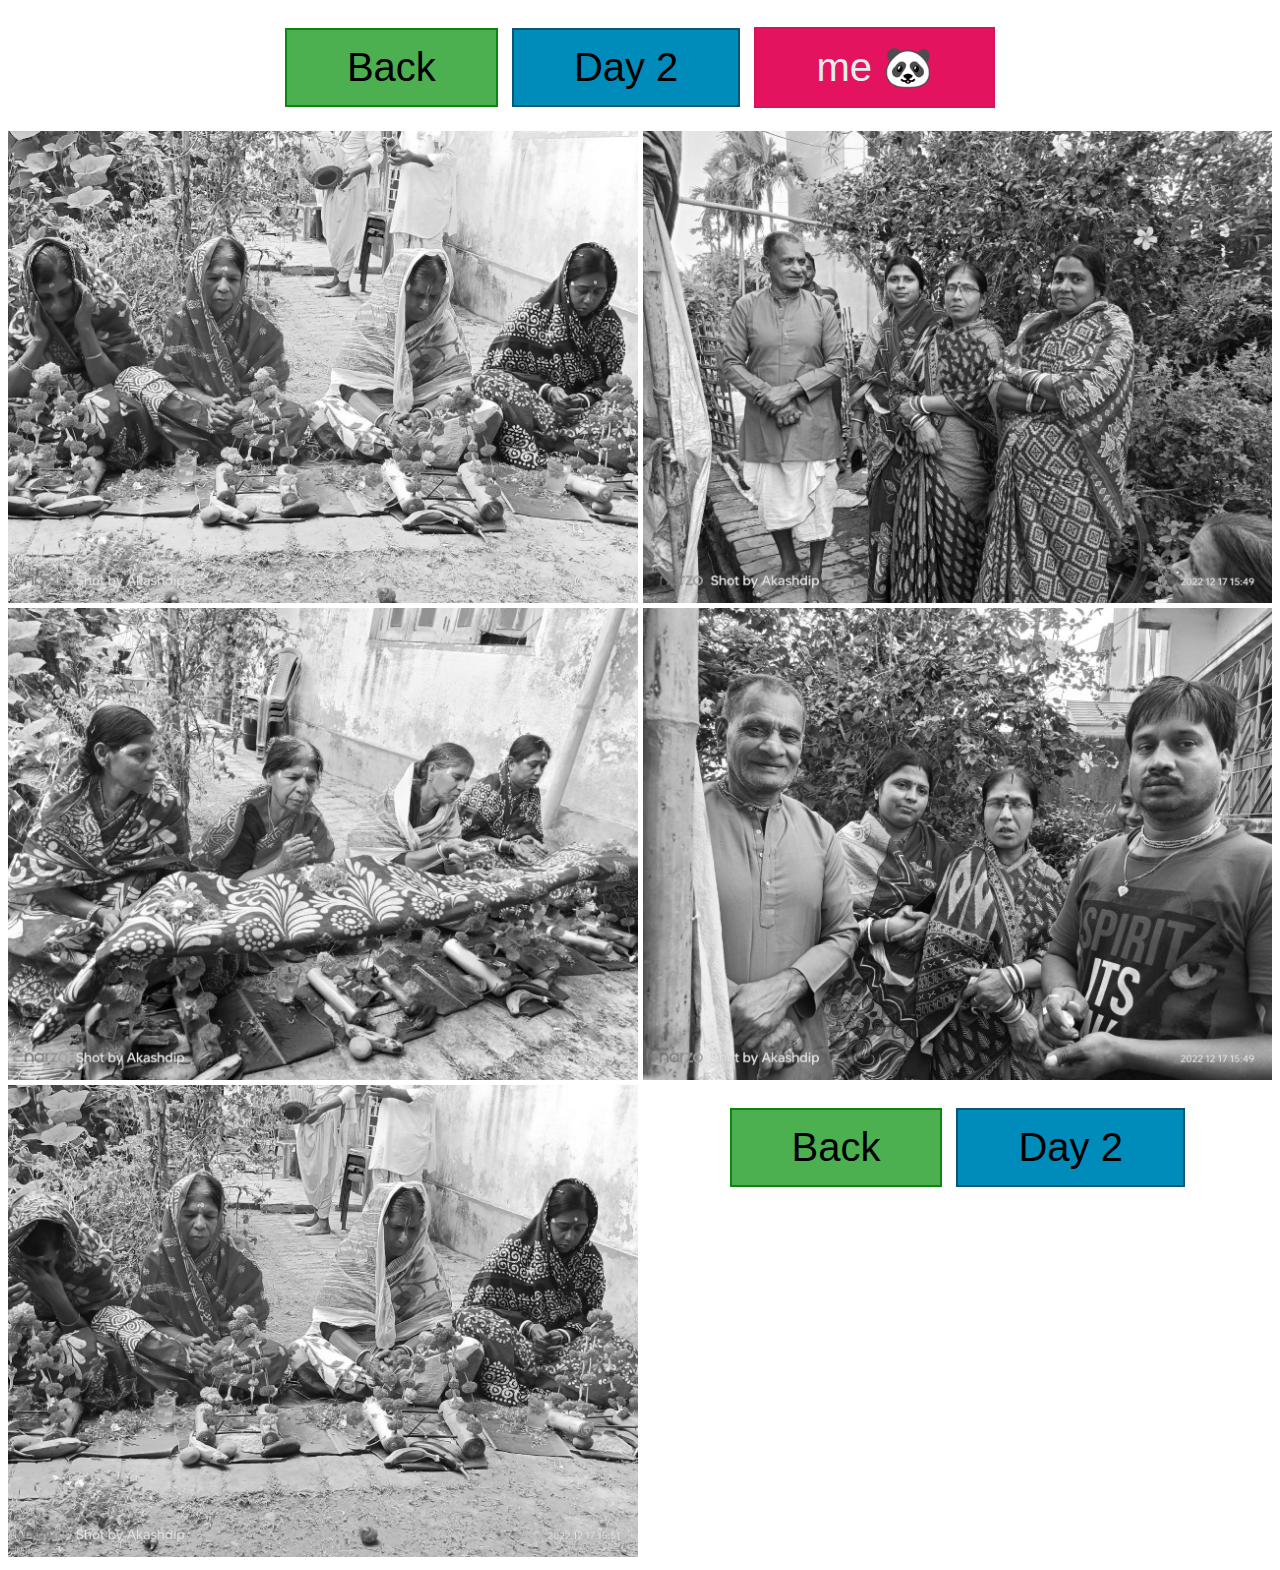
<file: popup.html>
<!doctype html>
<html lang="en">

<head>
  <meta charset="utf-8">

  <title>Image Gallery</title>
  <meta name="description" content="Responsive Image Gallery">
  <meta name="author" content="">

</head>

<body>
  <div class="button">
    <a target="_blank" href="https://akashdip2001.github.io/Grand-mother-Draupadi-Mahapatra/"><button class="button button1">Back</button></a>
    <a target="_blank" href="https://akashdip2001.github.io/Grand-mother-Draupadi-Mahapatra-Day-2/"><button class="button button2">Day 2</button></a>
    <a target="_blank" href="https://akashdip2001.github.io/linktree/"><button class="button button3">me 🐼</button></a>

  </div>
  <div id="gallery">

    <img src="images/শ্রাদ্ধ Śrāddha (1).jpg">
    <img src="images/শ্রাদ্ধ Śrāddha (3).jpg">
    <img src="images/শ্রাদ্ধ Śrāddha (5).jpg">
    <img src="images/শ্রাদ্ধ Śrāddha (2).jpg">
    <img src="images/শ্রাদ্ধ Śrāddha (4).jpg">

    <div class="button">
      <a target="_blank" href="https://akashdip2001.github.io/Grand-mother-Draupadi-Mahapatra/"><button class="button button1">Back</button></a>
      <a target="_blank" href="https://akashdip2001.github.io/Grand-mother-Draupadi-Mahapatra-Day-2/"><button class="button button2">Day 2</button></a>

    </div>

  </div>




<!-- css -->




<style>

#gallery {
    line-height: 0;
    -webkit-column-count: 1;
    /* split it into 5 columns */
    -webkit-column-gap: 5px;
    /* give it a 5px gap between columns */
    -moz-column-count: 1;
    -moz-column-gap: 5px;
    column-count: 2;
    column-gap: 5px;
}

#gallery img {
    width: 100% !important;
    height: auto !important;
    margin-bottom: 5px;
    /* to match column gap */
    filter: grayscale(100%);
}

#gallery img:hover {
    filter: none;
}

@media (max-width: 1200px) {
    #gallery {
        -moz-column-count: 1;
        -webkit-column-count: 1;
        column-count: 1;
    }
}

@media (max-width: 1000px) {
    #gallery {
        -moz-column-count: 1;
        -webkit-column-count: 1;
        column-count: 1;
    }
}

@media (max-width: 800px) {
    #gallery {
        -moz-column-count: 1;
        -webkit-column-count: 1;
        column-count: 1;
    }
}

@media (max-width: 400px) {
    #gallery {
        -moz-column-count: 1;
        -webkit-column-count: 1;
        column-count: 1;
    }
}




/* button */


  .button {
    border: none;
    color: white;
    padding: 15px 65px;
    text-align: center;
    text-decoration: none;
    /* display: inline-block; */
    font-size: 40px;
    margin: 4px 2px;
    transition-duration: 0.4s;
    cursor: pointer;
}

.button1 {
    background-color: #4CAF50;
    color: black;
    border: 2px solid #0b870f;
}

.button1:hover {
    background-color: #064308;
    color: white;
}

.button2 {
    background-color: #008CBA;
    color: black;
    border: 2px solid #085771;
}

.button2:hover {
    background-color: #093a4a;
    color: white;
}

.button3 {
    background-color: #e41360;
    color: rgb(228, 237, 234);
    border: 2px solid #db115b;
}

@media (max-width: 1396px) {
    .button {
        padding: 15px 60px;
    }
}

@media (max-width: 1200px) {
    .button {
        padding: 15px 60px;
        display: flex;
        justify-content: space-evenly;
    }
}


</style>

</body>

</html>
</file>
